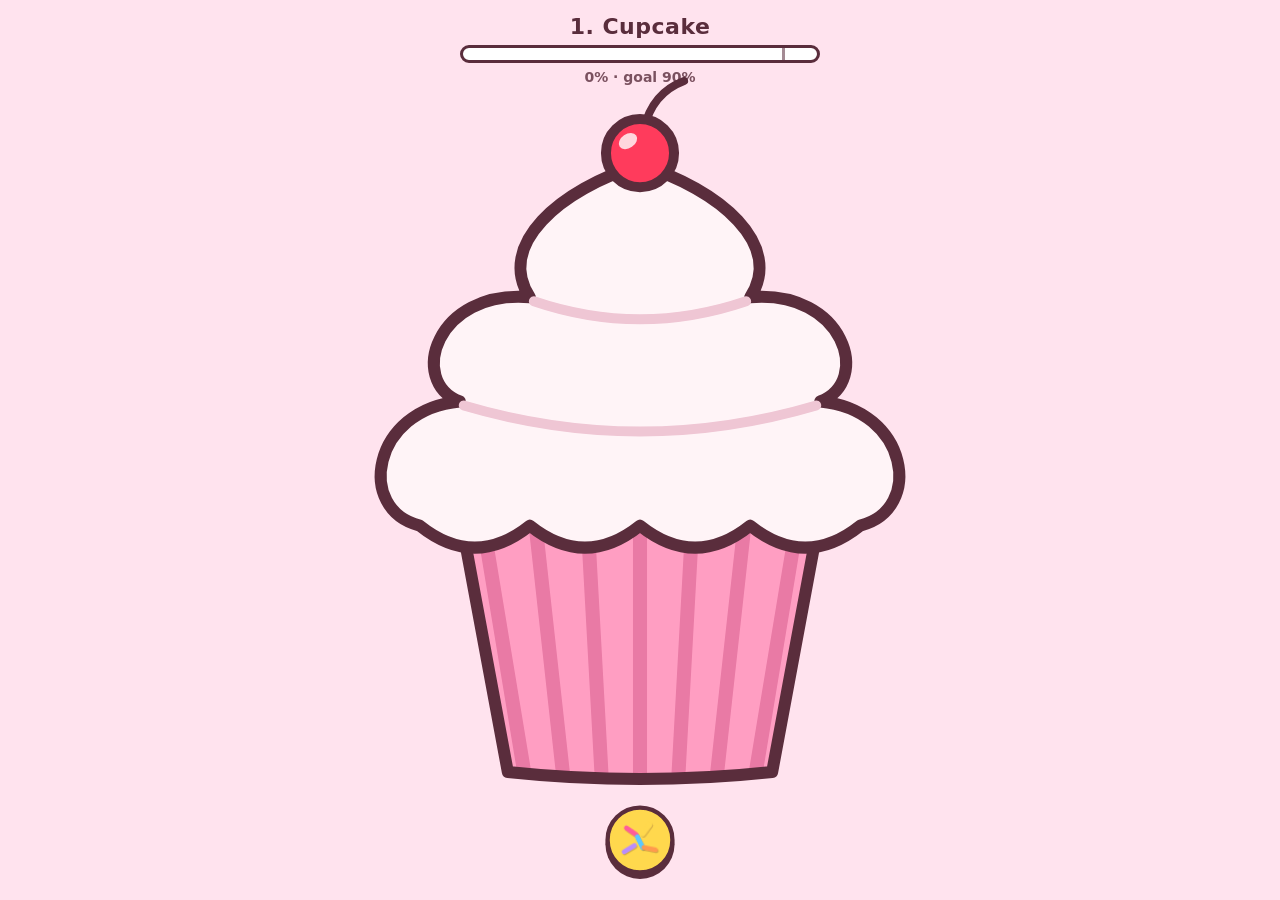
<file: index.html>
<!DOCTYPE html>
<html lang="en">
<head>
  <meta charset="utf-8">
  <meta name="viewport" content="width=device-width, initial-scale=1, maximum-scale=1, user-scalable=no, viewport-fit=cover">
  <meta name="apple-mobile-web-app-capable" content="yes">
  <meta name="mobile-web-app-capable" content="yes">
  <meta name="theme-color" content="#ffe3ee">
  <title>Sprinkle Everything</title>
  <link rel="stylesheet" href="style.css">
</head>
<body>
  <canvas id="game"></canvas>

  <div id="hud">
    <div id="level-name"></div>
    <div id="meter">
      <div id="meter-fill"></div>
      <div id="meter-goal"></div>
    </div>
    <div id="meter-text"></div>
  </div>

  <div id="toast"></div>
  <div id="tools"></div>

  <div id="win" class="hidden">
    <div class="win-card">
      <h1 id="win-title"></h1>
      <p id="win-time"></p>
      <button id="win-btn" type="button"></button>
    </div>
  </div>

  <script src="js/audio.js"></script>
  <script src="js/tools.js"></script>
  <script src="js/levels.js"></script>
  <script src="js/game.js"></script>
</body>
</html>
</file>
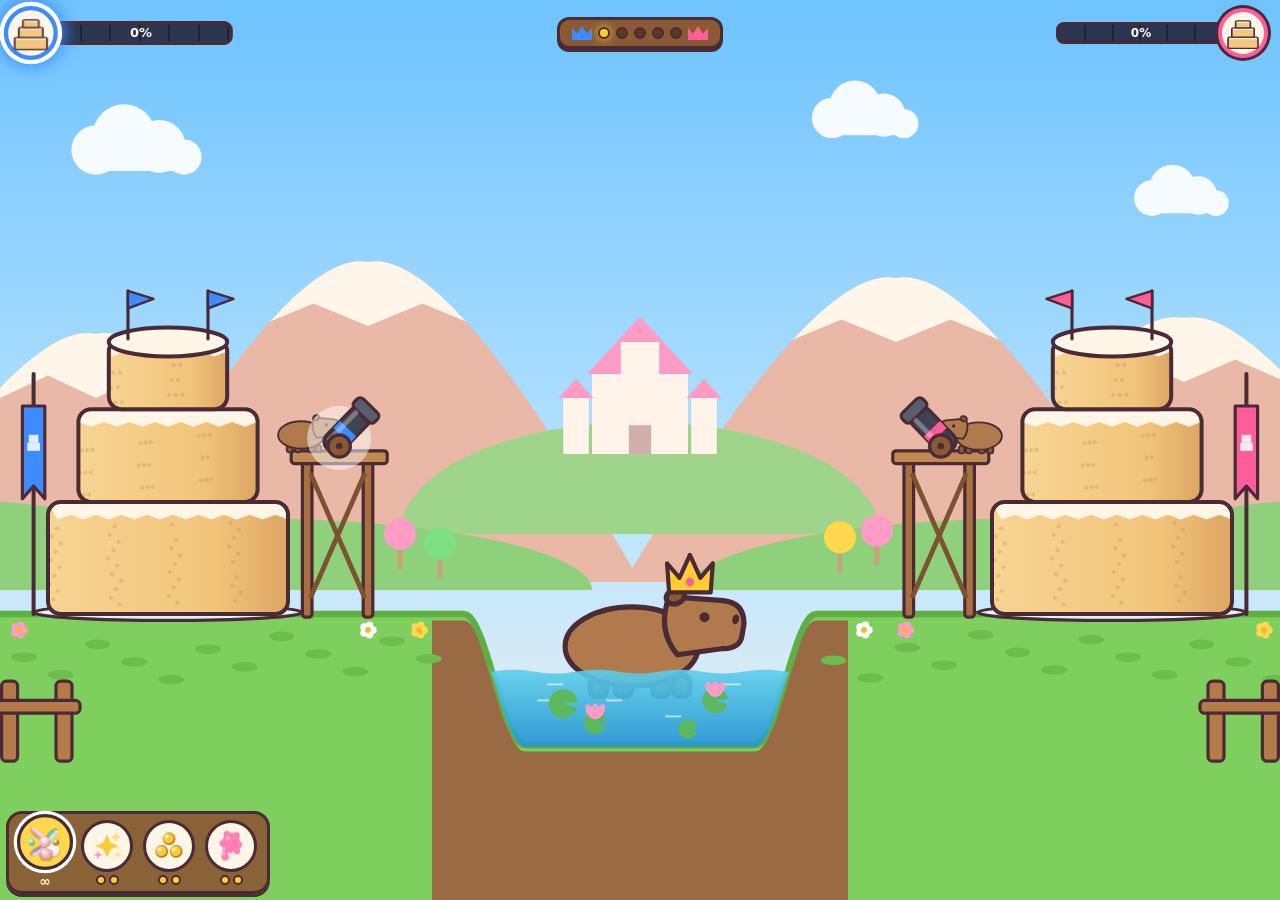
<file: prototypes/wars/index.html>
<!DOCTYPE html>
<html lang="en">
<head>
  <meta charset="utf-8">
  <meta name="viewport" content="width=device-width, initial-scale=1, maximum-scale=1, user-scalable=no, viewport-fit=cover">
  <meta name="apple-mobile-web-app-capable" content="yes">
  <meta name="mobile-web-app-capable" content="yes">
  <meta name="theme-color" content="#6ec3ff">
  <title>Sprinkle Wars (prototype)</title>
  <link rel="stylesheet" href="style.css">
</head>
<body>
  <canvas id="game"></canvas>

  <div id="hud">
    <div class="side" id="side0">
      <div class="avatar"><canvas></canvas></div>
      <div class="bar"><div class="fill"></div><span class="pct"></span></div>
    </div>
    <div id="rounds"></div>
    <div class="side right" id="side1">
      <div class="bar"><div class="fill"></div><span class="pct"></span></div>
      <div class="avatar"><canvas></canvas></div>
    </div>
  </div>

  <div id="banner"></div>
  <div id="weapons"></div>

  <div id="result" class="hidden">
    <div class="card">
      <h1 id="result-title"></h1>
      <p id="result-text"></p>
      <button id="again" type="button"></button>
    </div>
  </div>

  <div id="rotate"></div>
  <div id="safe"></div>

  <script src="../../js/audio.js"></script>
  <script src="js/sprinkle-mix.js"></script>
  <script src="js/art.js"></script>
  <script src="js/wars.js"></script>
</body>
</html>
</file>
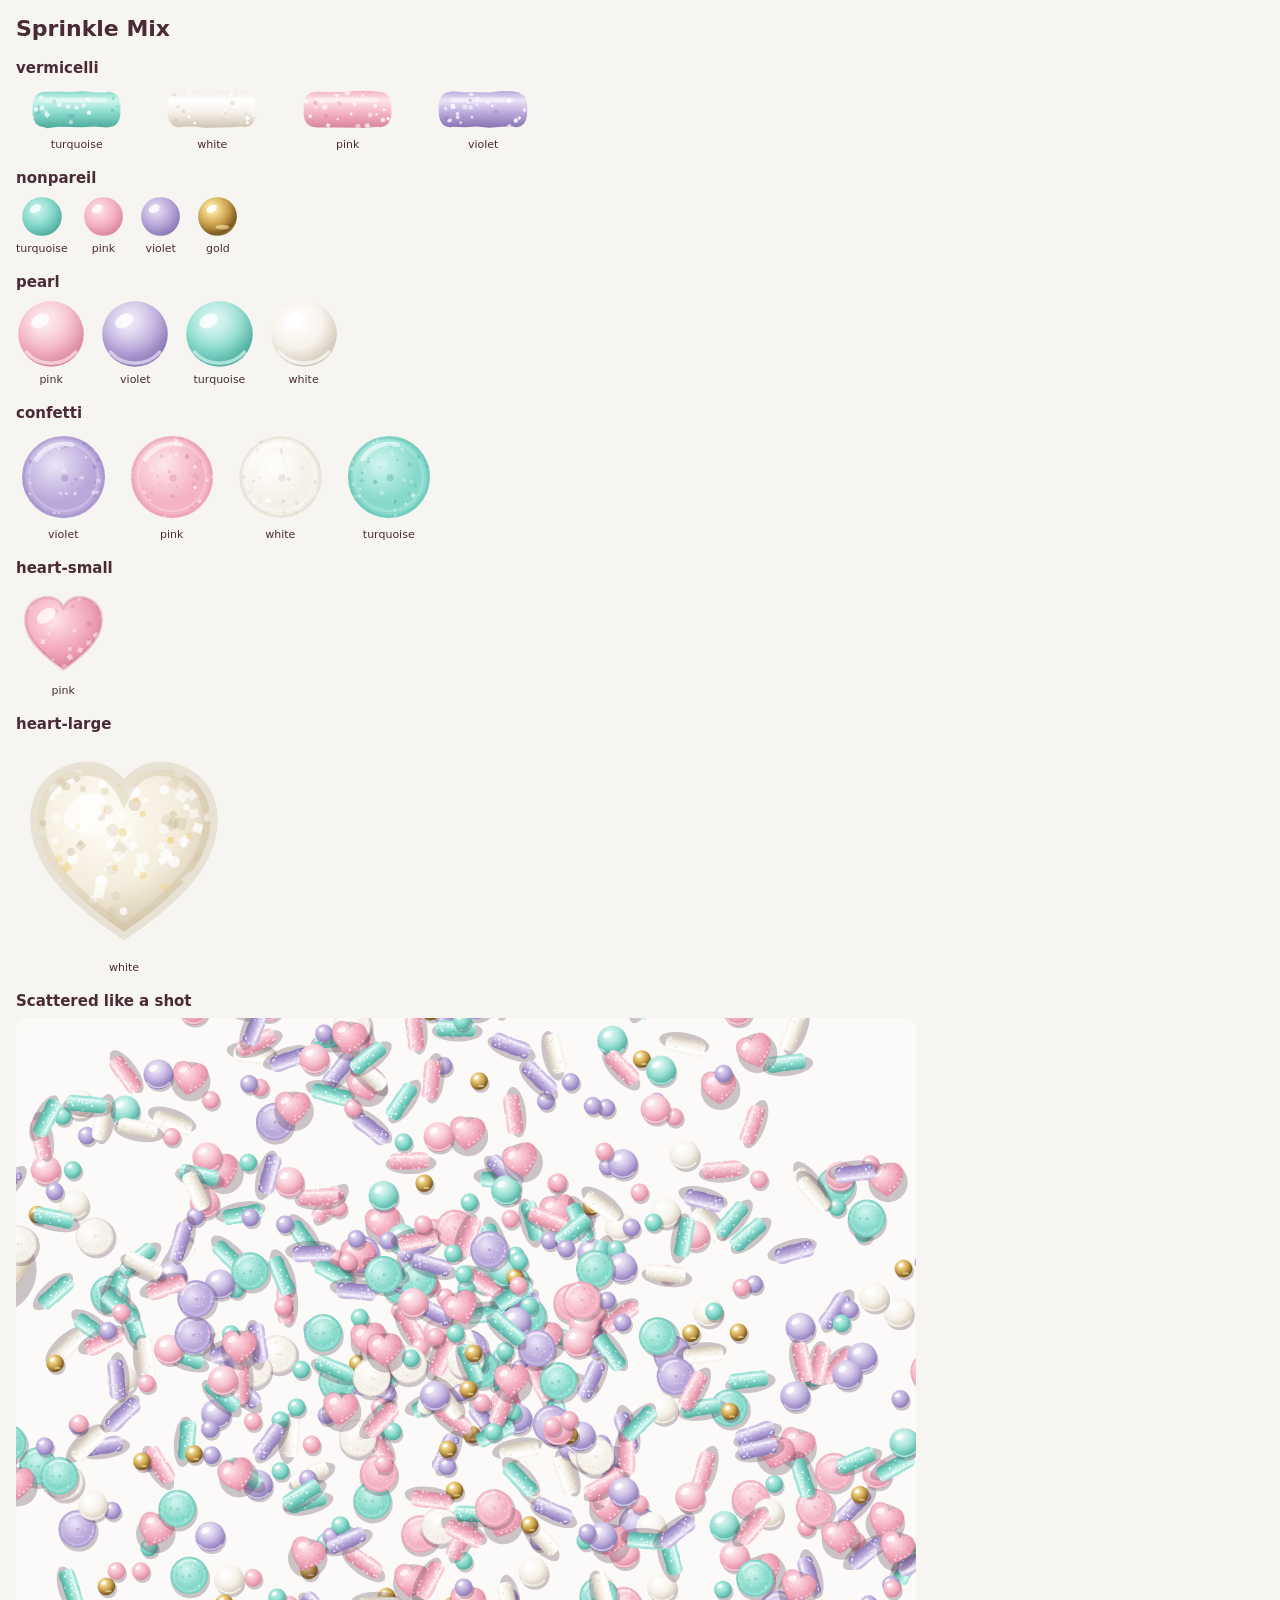
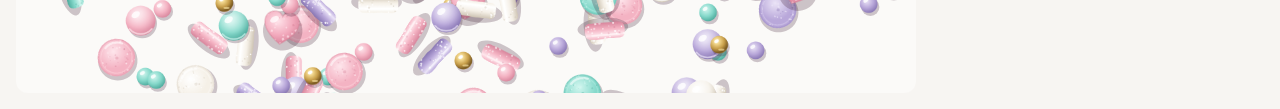
<file: prototypes/wars/assets/sprinkles/preview.html>
<!DOCTYPE html>
<html lang="en">
<head>
  <meta charset="utf-8">
  <meta name="viewport" content="width=device-width, initial-scale=1">
  <title>Sprinkle Mix (preview)</title>
  <style>
    body {
      margin: 0;
      padding: 16px;
      background: #f7f5f2;
      font-family: ui-rounded, system-ui, -apple-system, sans-serif;
      color: #4a2a35;
    }
    h1 {
      font-size: 22px;
      margin: 0 0 12px;
    }
    h2 {
      font-size: 15px;
      margin: 18px 0 8px;
    }
    .row {
      display: flex;
      flex-wrap: wrap;
      gap: 14px;
      align-items: center;
    }
    .item {
      display: flex;
      flex-direction: column;
      align-items: center;
      gap: 4px;
      font-size: 11px;
    }
    .item img {
      height: 64px;
    }
    canvas {
      display: block;
      width: 100%;
      max-width: 900px;
      aspect-ratio: 4 / 3;
      margin-top: 8px;
      background: #fbfaf8;
      border-radius: 12px;
    }
  </style>
</head>
<body>
  <h1>Sprinkle Mix</h1>
  <div id="pieces"></div>
  <h2>Scattered like a shot</h2>
  <canvas id="mix"></canvas>

  <script src="../../js/sprinkle-mix.js"></script>
  <script>
    'use strict';
    const pieces = document.getElementById('pieces');
    for (const el of SPRINKLE_MIX) {
      const h = document.createElement('h2');
      h.textContent = el.id;
      pieces.appendChild(h);
      const row = document.createElement('div');
      row.className = 'row';
      for (const color of el.colors) {
        const item = document.createElement('div');
        item.className = 'item';
        const img = document.createElement('img');
        img.src = `${el.id}-${color}.svg`;
        img.alt = `${el.id} ${color}`;
        img.style.height = `${Math.max(24, el.h * 9)}px`;
        item.appendChild(img);
        item.append(color);
        row.appendChild(item);
      }
      pieces.appendChild(row);
    }

    // A burst of the mix, denser in the middle (like the reference photo).
    loadSprinkleArt('./', () => {
      const canvas = document.getElementById('mix');
      const dpr = Math.min(window.devicePixelRatio || 1, 3);
      const cssW = canvas.clientWidth;
      const cssH = canvas.clientHeight;
      canvas.width = cssW * dpr;
      canvas.height = cssH * dpr;
      const ctx = canvas.getContext('2d');
      const unit = cssW / 220; // world units across the canvas
      buildSprinkleBitmaps(unit * dpr);
      ctx.setTransform(unit * dpr, 0, 0, unit * dpr, 0, 0);
      const W = cssW / unit;
      const H = cssH / unit;
      let big = 0;
      for (let i = 0; i < 650; i++) {
        const a = Math.random() * Math.PI * 2;
        const d = Math.pow(Math.random(), 0.8) * Math.min(W, H) * 0.62;
        const p = pickSprinkle(big >= 5);
        if (p.el === 'heart-large') big++;
        p.x = W / 2 + Math.cos(a) * d * 1.25;
        p.y = H / 2 + Math.sin(a) * d;
        drawSprinklePiece(ctx, p);
      }
    });
  </script>
</body>
</html>
</file>
<file: style.css>
* {
  box-sizing: border-box;
  margin: 0;
  padding: 0;
}

html,
body {
  width: 100%;
  height: 100%;
  overflow: hidden;
  background: #ffe3ee;
  font-family: ui-rounded, "SF Pro Rounded", system-ui, -apple-system, "Segoe UI", sans-serif;
  color: #5a2d3c;
  /* no scrolling, zooming, text selection or long-press menus while playing */
  touch-action: none;
  overscroll-behavior: none;
  user-select: none;
  -webkit-user-select: none;
  -webkit-touch-callout: none;
  -webkit-tap-highlight-color: transparent;
}

#game {
  position: fixed;
  inset: 0;
  width: 100%;
  height: 100%;
  display: block;
  touch-action: none;
}

/* ---------- HUD ---------- */
#hud {
  position: fixed;
  top: 0;
  left: 0;
  right: 0;
  padding: calc(env(safe-area-inset-top, 0px) + 14px) 24px 0;
  display: flex;
  flex-direction: column;
  align-items: center;
  gap: 6px;
  pointer-events: none;
}

#level-name {
  font-size: 22px;
  font-weight: 800;
  letter-spacing: 0.5px;
}

#meter {
  position: relative;
  width: min(78vw, 360px);
  height: 18px;
  border: 3px solid #5a2d3c;
  border-radius: 12px;
  background: #fff;
  overflow: hidden;
}

#meter-fill {
  position: absolute;
  inset: 0 auto 0 0;
  width: 0%;
  background: linear-gradient(90deg, #ff8fb8, #ffb86b);
  transition: width 0.15s ease-out;
}

#meter-goal {
  position: absolute;
  top: 0;
  bottom: 0;
  width: 3px;
  background: #5a2d3c;
  opacity: 0.55;
}

#meter-text {
  font-size: 14px;
  font-weight: 700;
  opacity: 0.8;
}

/* ---------- Tool picker ---------- */
#tools {
  position: fixed;
  left: 0;
  right: 0;
  bottom: 0;
  min-height: 64px;
  padding: 0 16px calc(env(safe-area-inset-bottom, 0px) + 22px);
  display: flex;
  justify-content: center;
  gap: 16px;
  pointer-events: none;
}

.tool-btn {
  position: relative;
  width: 64px;
  height: 64px;
  border-radius: 50%;
  border: 4px solid #5a2d3c;
  background: #fff;
  box-shadow: 0 4px 0 #5a2d3c;
  display: flex;
  align-items: center;
  justify-content: center;
  pointer-events: auto;
  touch-action: manipulation;
  cursor: pointer;
  transition: transform 0.12s ease-out;
}

.tool-btn canvas {
  width: 40px;
  height: 40px;
}

.tool-btn.active {
  background: #ffd84d;
  transform: translateY(-6px) scale(1.08);
}

.tool-btn.is-new::after {
  content: "";
  position: absolute;
  inset: -10px;
  border-radius: 50%;
  border: 4px solid #ff5c9a;
  animation: ring 1.1s ease-out 3;
  opacity: 0;
}

@keyframes ring {
  from {
    transform: scale(0.8);
    opacity: 1;
  }
  to {
    transform: scale(1.35);
    opacity: 0;
  }
}

/* ---------- Toast ---------- */
#toast {
  position: fixed;
  left: 50%;
  bottom: calc(env(safe-area-inset-bottom, 0px) + 118px);
  transform: translateX(-50%);
  padding: 10px 20px;
  border: 3px solid #5a2d3c;
  border-radius: 999px;
  background: #fff;
  font-size: 18px;
  font-weight: 800;
  white-space: nowrap;
  pointer-events: none;
  opacity: 0;
}

#toast.show {
  animation: toast 2.2s ease-out forwards;
}

@keyframes toast {
  0% {
    opacity: 0;
    transform: translate(-50%, 20px) scale(0.7);
  }
  12% {
    opacity: 1;
    transform: translate(-50%, 0) scale(1.05);
  }
  20%,
  80% {
    opacity: 1;
    transform: translate(-50%, 0) scale(1);
  }
  100% {
    opacity: 0;
    transform: translate(-50%, -10px) scale(1);
  }
}

/* ---------- Win overlay ---------- */
#win {
  position: fixed;
  inset: 0;
  display: flex;
  align-items: center;
  justify-content: center;
  background: rgba(90, 45, 60, 0.25);
  touch-action: manipulation;
}

#win.hidden {
  display: none;
}

.win-card {
  background: #fff;
  border: 4px solid #5a2d3c;
  border-radius: 28px;
  padding: 28px 36px;
  text-align: center;
  box-shadow: 0 8px 0 #5a2d3c;
  animation: pop-in 0.45s cubic-bezier(0.34, 1.56, 0.64, 1);
}

#win-title {
  font-size: 48px;
  font-weight: 900;
  color: #ff5c9a;
  text-shadow: 3px 3px 0 #5a2d3c;
}

#win-time {
  margin: 8px 0 20px;
  font-size: 17px;
  font-weight: 700;
}

#win-btn {
  font: inherit;
  font-size: 20px;
  font-weight: 800;
  color: #5a2d3c;
  background: #ffd84d;
  border: 3px solid #5a2d3c;
  border-radius: 999px;
  padding: 12px 30px;
  box-shadow: 0 4px 0 #5a2d3c;
  cursor: pointer;
}

#win-btn:active {
  transform: translateY(3px);
  box-shadow: 0 1px 0 #5a2d3c;
}

@keyframes pop-in {
  from {
    transform: scale(0.4);
    opacity: 0;
  }
  to {
    transform: scale(1);
    opacity: 1;
  }
}
</file>
<file: prototypes/wars/style.css>
* {
  box-sizing: border-box;
  margin: 0;
  padding: 0;
}

:root {
  --u: 1;
}

html,
body {
  width: 100%;
  height: 100%;
  overflow: hidden;
  background: #7fcf5f;
  font-family: ui-rounded, "SF Pro Rounded", system-ui, -apple-system, "Segoe UI", sans-serif;
  color: #4a2a35;
  touch-action: none;
  overscroll-behavior: none;
  user-select: none;
  -webkit-user-select: none;
  -webkit-touch-callout: none;
  -webkit-tap-highlight-color: transparent;
}

#game {
  position: fixed;
  inset: 0;
  width: 100%;
  height: 100%;
  display: block;
  touch-action: none;
}

/* ---------- HUD ---------- */
#hud {
  position: fixed;
  top: 0;
  left: 0;
  right: 0;
  padding: calc(env(safe-area-inset-top, 0px) + 8px * var(--u)) calc(env(safe-area-inset-right, 0px) + 12px) 0
    calc(env(safe-area-inset-left, 0px) + 12px);
  display: flex;
  align-items: center;
  justify-content: space-between;
  gap: 8px;
  pointer-events: none;
}

.side {
  --team: #3d8bff;
  display: flex;
  align-items: center;
  gap: 0;
  transition: transform 0.2s ease-out;
}

.side.active {
  transform: scale(1.08);
}

.side.active .avatar {
  box-shadow: 0 0 0 4px #fff, 0 0 16px 6px var(--team);
}

.avatar {
  position: relative;
  z-index: 1;
  width: calc(50px * var(--u));
  height: calc(50px * var(--u));
  border-radius: 50%;
  border: calc(4px * var(--u)) solid var(--team);
  background: #fff6e8;
  box-shadow: 0 0 0 3px #4a2a35;
  display: flex;
  align-items: center;
  justify-content: center;
}

.avatar canvas {
  width: calc(40px * var(--u));
  height: calc(40px * var(--u));
}

.bar {
  position: relative;
  width: min(22vw, calc(170px * var(--u)));
  height: calc(22px * var(--u));
  margin: 0 -8px;
  border: 3px solid #4a2a35;
  border-radius: 8px;
  background: #2b3550;
  overflow: hidden;
}

.side:not(.right) .bar {
  padding-left: 8px;
}

.fill {
  position: absolute;
  top: 0;
  bottom: 0;
  left: 0;
  width: 0%;
  background: var(--team);
  transition: width 0.3s ease-out;
}

.right .fill {
  left: auto;
  right: 0;
}

/* segment lines over the fill */
.bar::after {
  content: "";
  position: absolute;
  inset: 0;
  background: repeating-linear-gradient(90deg, transparent 0 calc(16.66% - 2px), rgba(0, 0, 0, 0.35) calc(16.66% - 2px) 16.66%);
}

.pct {
  position: absolute;
  z-index: 1;
  top: 0;
  bottom: 0;
  left: 14px;
  right: 14px;
  font-size: calc(12px * var(--u));
  font-weight: 900;
  line-height: calc(22px * var(--u) - 6px);
  color: #fff;
  text-shadow: 0 1px 0 #4a2a35;
  text-align: center;
}

#rounds {
  display: flex;
  align-items: center;
  gap: calc(6px * var(--u));
  padding: calc(6px * var(--u)) calc(12px * var(--u));
  border: 3px solid #4a2a35;
  border-radius: 12px;
  background: #8a5a35;
  box-shadow: 0 3px 0 #4a2a35;
}

.crown {
  width: calc(20px * var(--u));
  height: calc(14px * var(--u));
  clip-path: polygon(0 100%, 0 15%, 25% 55%, 50% 0, 75% 55%, 100% 15%, 100% 100%);
}

.dot {
  width: calc(12px * var(--u));
  height: calc(12px * var(--u));
  border-radius: 50%;
  border: 2px solid #4a2a35;
  background: #5a3a25;
}

.dot.done {
  background: #fff6e8;
}

.dot.now {
  background: #ffcc33;
  box-shadow: 0 0 8px #ffcc33;
}

/* ---------- Banner ---------- */
#banner {
  position: fixed;
  left: 50%;
  top: 22%;
  max-width: 80vw;
  transform: translateX(-50%);
  padding: 8px 18px;
  border: 3px solid #4a2a35;
  border-radius: 18px;
  background: #fff;
  font-size: calc(18px * var(--u));
  font-weight: 800;
  text-align: center;
  pointer-events: none;
  opacity: 0;
}

#banner.show {
  animation: banner 1.8s ease-out forwards;
}

@keyframes banner {
  0% {
    opacity: 0;
    transform: translate(-50%, 16px) scale(0.7);
  }
  12% {
    opacity: 1;
    transform: translate(-50%, 0) scale(1.05);
  }
  20%,
  78% {
    opacity: 1;
    transform: translate(-50%, 0) scale(1);
  }
  100% {
    opacity: 0;
    transform: translate(-50%, -10px) scale(1);
  }
}

/* ---------- Weapons ---------- */
/* sits on the grass under the castle of the player whose turn it is */
#weapons {
  --ox: 0px;
  position: fixed;
  bottom: calc(env(safe-area-inset-bottom, 0px) + 6px);
  display: flex;
  gap: calc(10px * var(--u));
  padding: calc(6px * var(--u)) calc(10px * var(--u)) calc(4px * var(--u));
  border: 3px solid #4a2a35;
  border-radius: 16px;
  background: rgba(138, 90, 53, 0.92);
  box-shadow: 0 3px 0 #4a2a35;
}

#weapons.left {
  left: max(calc(env(safe-area-inset-left, 0px) + 6px), calc(var(--ox) + 6px));
}

#weapons.right {
  right: max(calc(env(safe-area-inset-right, 0px) + 6px), calc(var(--ox) + 6px));
}

/* enough empty space beside the scene: a column in the side margin */
#weapons.column {
  flex-direction: column;
  bottom: calc(env(safe-area-inset-bottom, 0px) + 6px);
}

#weapons.column.left {
  left: calc(env(safe-area-inset-left, 0px) + 6px);
}

#weapons.column.right {
  right: calc(env(safe-area-inset-right, 0px) + 6px);
}

/* reads the phone's safe-area insets (notch) for JS */
#safe {
  position: fixed;
  visibility: hidden;
  pointer-events: none;
  padding: env(safe-area-inset-top, 0px) env(safe-area-inset-right, 0px) env(safe-area-inset-bottom, 0px)
    env(safe-area-inset-left, 0px);
}

#weapons:empty {
  display: none;
}

.weapon {
  display: flex;
  flex-direction: column;
  align-items: center;
  gap: 3px;
}

.weapon-btn {
  width: calc(52px * var(--u));
  height: calc(52px * var(--u));
  border-radius: 50%;
  border: 3px solid #4a2a35;
  background: #fff6e8;
  display: flex;
  align-items: center;
  justify-content: center;
  touch-action: manipulation;
  cursor: pointer;
  transition: transform 0.12s ease-out;
}

.weapon-btn canvas {
  width: calc(36px * var(--u));
  height: calc(36px * var(--u));
}

.weapon-btn.active {
  background: #ffd84d;
  transform: translateY(-4px) scale(1.08);
  box-shadow: 0 0 0 3px #fff;
}

.weapon-btn:disabled {
  opacity: 0.35;
}

.pips {
  display: flex;
  gap: 3px;
  height: calc(12px * var(--u));
  font-size: calc(14px * var(--u));
  font-weight: 900;
  line-height: calc(12px * var(--u));
  color: #fff6e8;
}

.pip {
  width: calc(10px * var(--u));
  height: calc(10px * var(--u));
  border-radius: 50%;
  border: 2px solid #4a2a35;
  background: #5a3a25;
}

.pip.on {
  background: #ffcc33;
}

/* ---------- Result ---------- */
#result {
  position: fixed;
  inset: 0;
  display: flex;
  align-items: center;
  justify-content: center;
  padding: 16px;
  background: rgba(74, 42, 53, 0.3);
  touch-action: manipulation;
}

#result.hidden {
  display: none;
}

.card {
  max-width: 380px;
  background: #fff;
  border: 4px solid #4a2a35;
  border-radius: 28px;
  padding: 20px 28px;
  text-align: center;
  box-shadow: 0 8px 0 #4a2a35;
  animation: pop-in 0.45s cubic-bezier(0.34, 1.56, 0.64, 1);
}

#result-title {
  font-size: 38px;
  font-weight: 900;
  text-shadow: 3px 3px 0 #4a2a35;
}

#result-text {
  margin: 8px 0 16px;
  font-size: 16px;
  font-weight: 700;
}

#again {
  font: inherit;
  font-size: 19px;
  font-weight: 800;
  color: #4a2a35;
  background: #ffd84d;
  border: 3px solid #4a2a35;
  border-radius: 999px;
  padding: 10px 28px;
  box-shadow: 0 4px 0 #4a2a35;
  cursor: pointer;
}

#again:active {
  transform: translateY(3px);
  box-shadow: 0 1px 0 #4a2a35;
}

@keyframes pop-in {
  from {
    transform: scale(0.4);
    opacity: 0;
  }
  to {
    transform: scale(1);
    opacity: 1;
  }
}

/* ---------- Portrait: ask to rotate ---------- */
#rotate {
  display: none;
}

@media (orientation: portrait) {
  #rotate {
    position: fixed;
    inset: 0;
    z-index: 10;
    display: flex;
    flex-direction: column;
    align-items: center;
    justify-content: center;
    gap: 28px;
    padding: 24px;
    background: #6ec3ff;
    font-size: 22px;
    font-weight: 900;
    text-align: center;
  }

  #rotate::before {
    content: "";
    width: 60px;
    height: 100px;
    border: 5px solid #4a2a35;
    border-radius: 14px;
    background: #fff6e8;
    animation: turn 2s ease-in-out infinite;
  }
}

@keyframes turn {
  0%,
  30% {
    transform: rotate(0deg);
  }
  60%,
  100% {
    transform: rotate(-90deg);
  }
}
</file>
